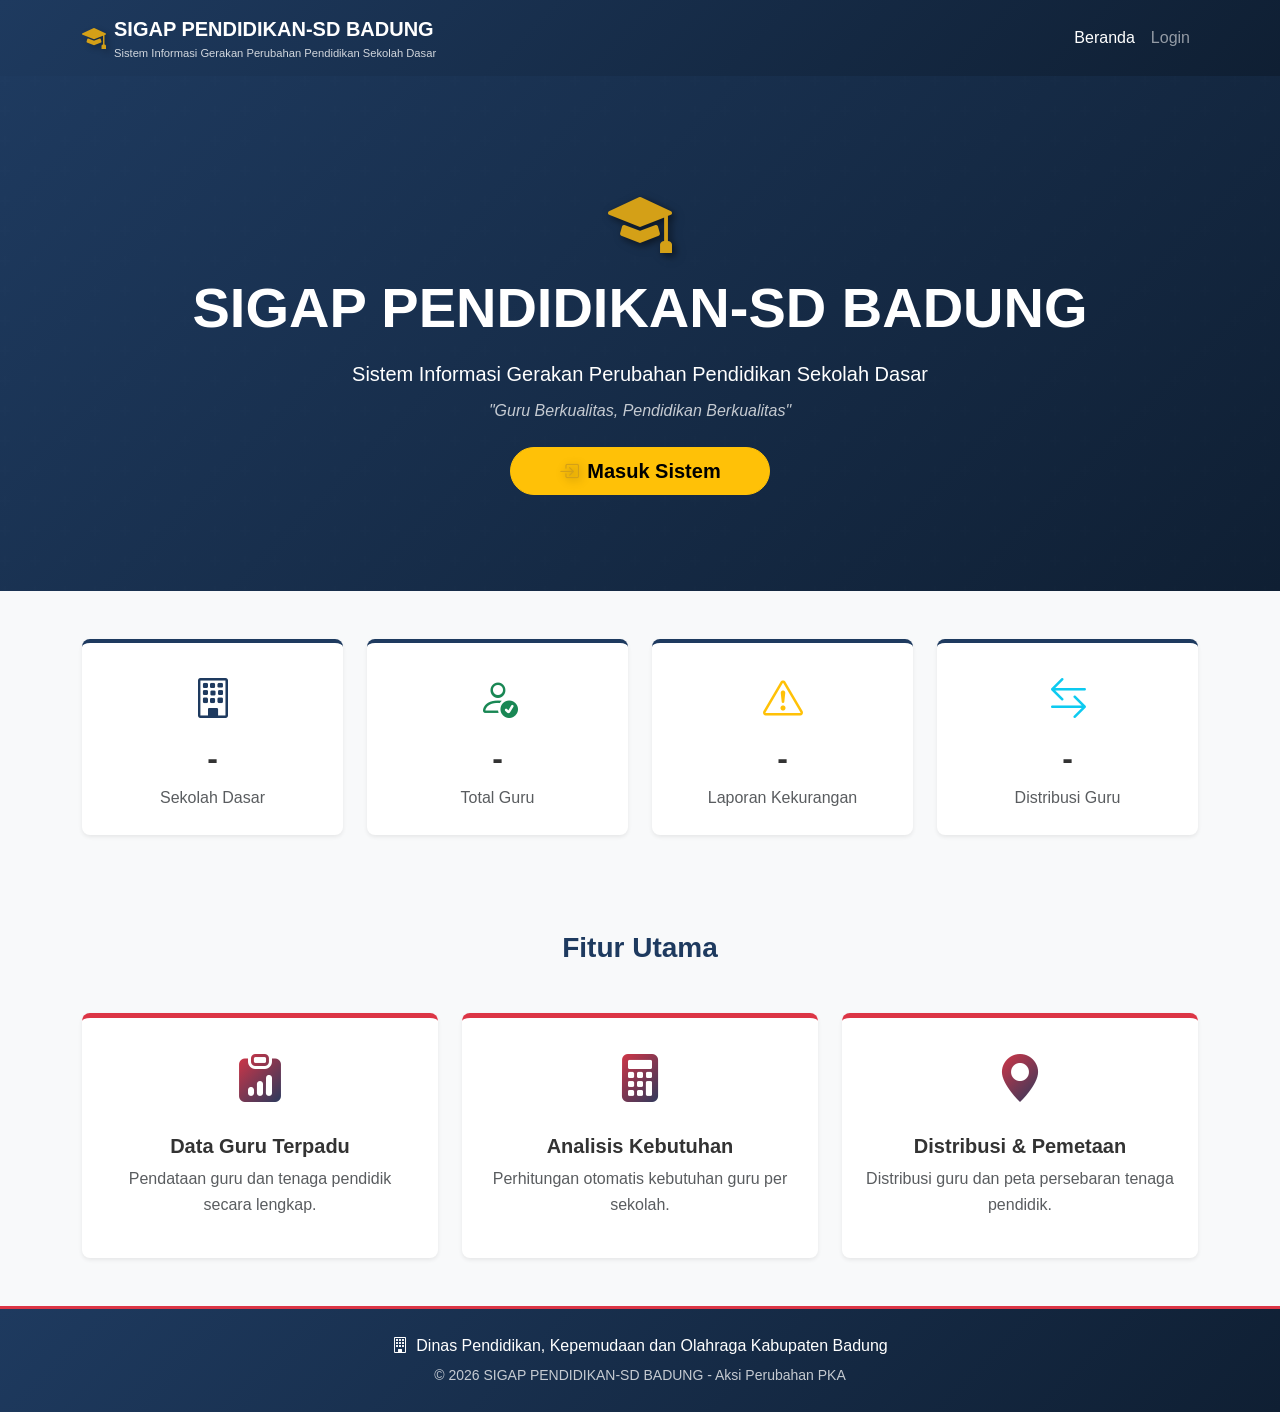
<file: index.html>
<!DOCTYPE html>
<html lang="id">
<head>
    <meta charset="UTF-8">
    <meta name="viewport" content="width=device-width, initial-scale=1.0">
    <title>SIGAP PENDIDIKAN-SD BADUNG - Beranda</title>
    <link href="https://cdn.jsdelivr.net/npm/bootstrap@5.3.0/dist/css/bootstrap.min.css" rel="stylesheet">
    <link href="https://cdn.jsdelivr.net/npm/bootstrap-icons@1.10.0/font/bootstrap-icons.css" rel="stylesheet">
    <link href="assets/css/style.css" rel="stylesheet">
</head>
<body>
    <nav class="navbar navbar-expand-lg navbar-dark bg-navy shadow-sm">
        <div class="container">
            <a class="navbar-brand d-flex align-items-center" href="index.html">
                <i class="bi bi-mortarboard-fill me-2 fs-4 toga-logo"></i>
                <div>
                    <strong>SIGAP PENDIDIKAN-SD BADUNG</strong>
                    <small class="d-block" style="font-size:0.7rem; opacity:0.8;">Sistem Informasi Gerakan Perubahan Pendidikan 
Sekolah Dasar
</small>
                </div>
            </a>
            <div class="collapse navbar-collapse">
                <ul class="navbar-nav ms-auto">
                    <li class="nav-item"><a class="nav-link active" href="index.html">Beranda</a></li>
                    <li class="nav-item"><a class="nav-link" href="login.html">Login</a></li>
                </ul>
            </div>
        </div>
    </nav>

    <section class="hero-section text-white text-center py-5">
        <div class="container py-5">
            <i class="bi bi-mortarboard-fill mb-4 toga-logo"></i>
            <h1 class="display-4 fw-bold mb-3">SIGAP PENDIDIKAN-SD BADUNG</h1>
            <p class="lead mb-2">Sistem Informasi Gerakan Perubahan Pendidikan 
Sekolah Dasar
</p>
            <p class="mb-4 opacity-75"><em>"Guru Berkualitas, Pendidikan Berkualitas"</em></p>
            <a href="login.html" class="btn btn-warning btn-lg px-5 rounded-pill fw-bold">
                <i class="bi bi-box-arrow-in-right me-2"></i>Masuk Sistem
            </a>
        </div>
    </section>

    <section class="py-5 bg-light">
        <div class="container">
            <div class="row g-4">
                <div class="col-md-3 col-6">
                    <div class="stat-card text-center p-4 rounded-3 shadow-sm bg-white">
                        <i class="bi bi-building text-navy" style="font-size:2.5rem;"></i>
                        <h2 class="fw-bold mt-2" id="statSekolah">-</h2>
                        <p class="text-muted mb-0">Sekolah Dasar</p>
                    </div>
                </div>
                <div class="col-md-3 col-6">
                    <div class="stat-card text-center p-4 rounded-3 shadow-sm bg-white">
                        <i class="bi bi-person-check text-success" style="font-size:2.5rem;"></i>
                        <h2 class="fw-bold mt-2" id="statGuru">-</h2>
                        <p class="text-muted mb-0">Total Guru</p>
                    </div>
                </div>
                <div class="col-md-3 col-6">
                    <div class="stat-card text-center p-4 rounded-3 shadow-sm bg-white">
                        <i class="bi bi-exclamation-triangle text-warning" style="font-size:2.5rem;"></i>
                        <h2 class="fw-bold mt-2" id="statKekurangan">-</h2>
                        <p class="text-muted mb-0">Laporan Kekurangan</p>
                    </div>
                </div>
                <div class="col-md-3 col-6">
                    <div class="stat-card text-center p-4 rounded-3 shadow-sm bg-white">
                        <i class="bi bi-arrow-left-right text-info" style="font-size:2.5rem;"></i>
                        <h2 class="fw-bold mt-2" id="statDistribusi">-</h2>
                        <p class="text-muted mb-0">Distribusi Guru</p>
                    </div>
                </div>
            </div>
        </div>
    </section>

    <section class="py-5">
        <div class="container">
            <h3 class="text-center fw-bold mb-5 text-navy">Fitur Utama</h3>
            <div class="row g-4">
                <div class="col-md-4">
                    <div class="feature-card p-4 rounded-3 text-center h-100 shadow-sm">
                        <i class="bi bi-clipboard-data-fill text-navy" style="font-size:3rem;"></i>
                        <h5 class="fw-bold mt-3">Data Guru Terpadu</h5>
                        <p class="text-muted">Pendataan guru dan tenaga pendidik secara lengkap.</p>
                    </div>
                </div>
                <div class="col-md-4">
                    <div class="feature-card p-4 rounded-3 text-center h-100 shadow-sm">
                        <i class="bi bi-calculator-fill text-navy" style="font-size:3rem;"></i>
                        <h5 class="fw-bold mt-3">Analisis Kebutuhan</h5>
                        <p class="text-muted">Perhitungan otomatis kebutuhan guru per sekolah.</p>
                    </div>
                </div>
                <div class="col-md-4">
                    <div class="feature-card p-4 rounded-3 text-center h-100 shadow-sm">
                        <i class="bi bi-geo-alt-fill text-navy" style="font-size:3rem;"></i>
                        <h5 class="fw-bold mt-3">Distribusi & Pemetaan</h5>
                        <p class="text-muted">Distribusi guru dan peta persebaran tenaga pendidik.</p>
                    </div>
                </div>
            </div>
        </div>
    </section>

    <footer class="bg-navy text-white py-4">
        <div class="container text-center">
            <p class="mb-1"><i class="bi bi-building me-2"></i>Dinas Pendidikan, Kepemudaan dan Olahraga Kabupaten Badung</p>
            <small class="opacity-75">© 2026 SIGAP PENDIDIKAN-SD BADUNG - Aksi Perubahan PKA</small>
        </div>
    </footer>

    <script src="https://cdn.jsdelivr.net/npm/bootstrap@5.3.0/dist/js/bootstrap.bundle.min.js"></script>
    <script src="assets/js/helper.js"></script>
    <script>
        async function loadStats() {
            try {
                const stats = await getStats();
                if (stats && stats.success) {
                    document.getElementById('statSekolah').textContent = stats.data.totalSekolah || 0;
                    document.getElementById('statGuru').textContent = stats.data.totalGuru || 0;
                    document.getElementById('statKekurangan').textContent = stats.data.totalLaporan || 0;
                    document.getElementById('statDistribusi').textContent = stats.data.totalDistribusi || 0;
                }
            } catch (error) {
                console.error('Error:', error);
            }
        }
        loadStats();
    </script>
</body>
</html>
</file>
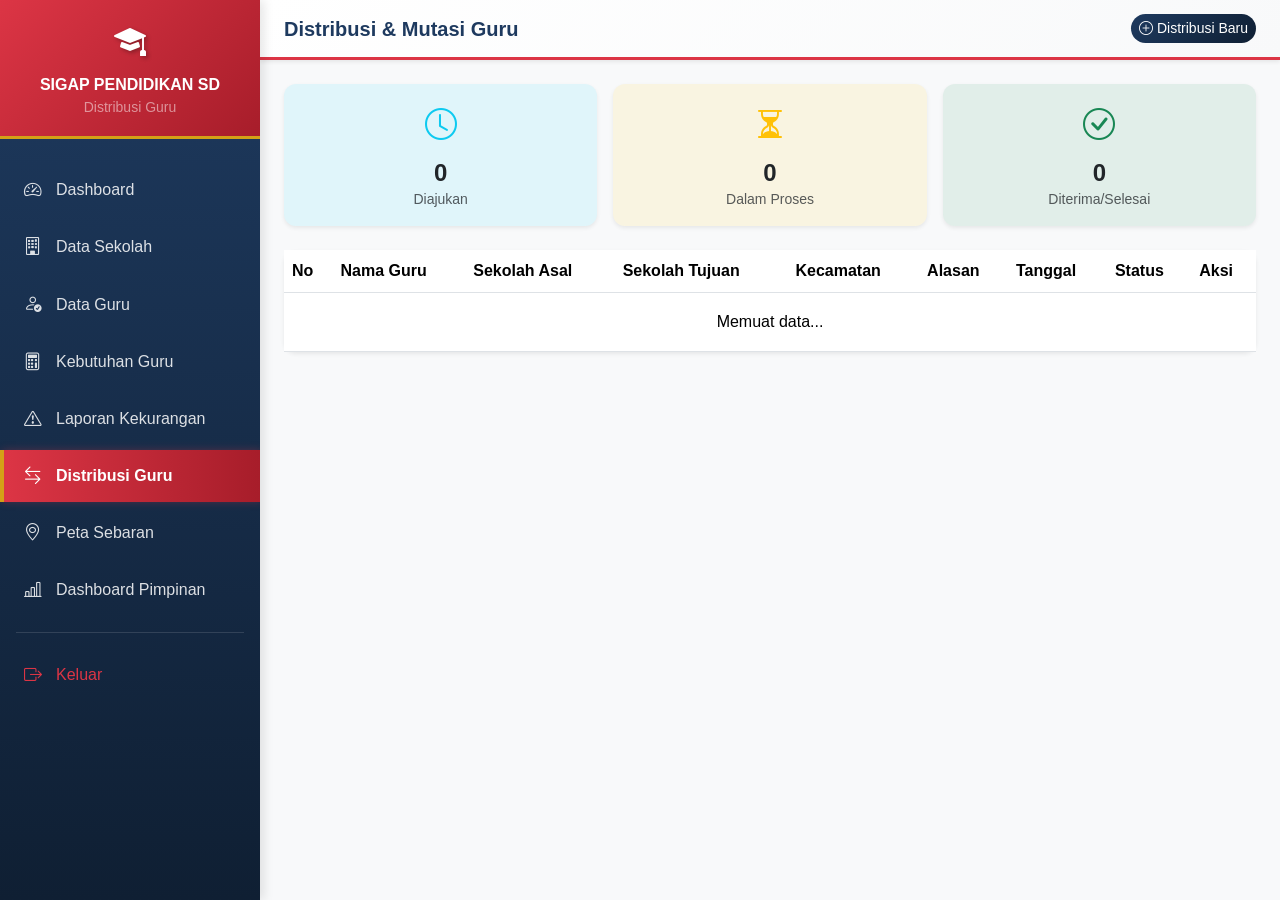
<file: distribusi.html>
<!DOCTYPE html>
<html lang="id">
<head>
    <meta charset="UTF-8">
    <meta name="viewport" content="width=device-width, initial-scale=1.0">
    <title>Distribusi Guru - SIGURU-SD BADUNG</title>
    <link href="https://cdn.jsdelivr.net/npm/bootstrap@5.3.0/dist/css/bootstrap.min.css" rel="stylesheet">
    <link href="https://cdn.jsdelivr.net/npm/bootstrap-icons@1.10.0/font/bootstrap-icons.css" rel="stylesheet">
    <link href="assets/css/style.css" rel="stylesheet">
</head>
<body>
    <div class="sidebar" id="sidebar">
        <div class="sidebar-header p-3 text-center">
            <i class="bi bi-mortarboard-fill fs-2 text-white"></i>
            <h6 class="text-white fw-bold mt-2 mb-0">SIGAP PENDIDIKAN SD</h6>
            <small class="text-white-50">Distribusi Guru</small>
        </div>
        <nav class="sidebar-nav">
            <a href="dashboard.html" class="nav-link-sidebar"><i class="bi bi-speedometer2 me-2"></i>Dashboard</a>
            <a href="sekolah.html" class="nav-link-sidebar"><i class="bi bi-building me-2"></i>Data Sekolah</a>
            <a href="guru.html" class="nav-link-sidebar"><i class="bi bi-person-check me-2"></i>Data Guru</a>
            <a href="kebutuhan.html" class="nav-link-sidebar"><i class="bi bi-calculator me-2"></i>Kebutuhan Guru</a>
            <a href="laporan.html" class="nav-link-sidebar"><i class="bi bi-exclamation-triangle me-2"></i>Laporan Kekurangan</a>
            <a href="distribusi.html" class="nav-link-sidebar active"><i class="bi bi-arrow-left-right me-2"></i>Distribusi Guru</a>
            <a href="peta.html" class="nav-link-sidebar"><i class="bi bi-geo-alt me-2"></i>Peta Sebaran</a>
            <a href="pimpinan.html" class="nav-link-sidebar"><i class="bi bi-bar-chart-line me-2"></i>Dashboard Pimpinan</a>
            <hr class="text-white-50 mx-3">
            <a href="login.html" class="nav-link-sidebar text-danger" onclick="sessionStorage.clear()"><i class="bi bi-box-arrow-right me-2"></i>Keluar</a>
        </nav>
    </div>

    <div class="main-content">
        <nav class="navbar top-navbar shadow-sm px-4">
            <button class="btn btn-sm btn-outline-secondary d-lg-none" onclick="toggleSidebar()"><i class="bi bi-list"></i></button>
            <h5 class="mb-0 fw-bold text-navy">Distribusi & Mutasi Guru</h5>
            <button class="btn btn-navy btn-sm rounded-pill" data-bs-toggle="modal" data-bs-target="#modalDistribusi">
                <i class="bi bi-plus-circle me-1"></i>Distribusi Baru
            </button>
        </nav>

        <div class="content-area p-4">
            <div class="row g-3 mb-4">
                <div class="col-md-4">
                    <div class="card border-0 shadow-sm p-3 text-center bg-info bg-opacity-10">
                        <i class="bi bi-clock fs-2 text-info"></i>
                        <h4 class="fw-bold mt-2 mb-0" id="statDiajukan">0</h4>
                        <small class="text-muted">Diajukan</small>
                    </div>
                </div>
                <div class="col-md-4">
                    <div class="card border-0 shadow-sm p-3 text-center bg-warning bg-opacity-10">
                        <i class="bi bi-hourglass-split fs-2 text-warning"></i>
                        <h4 class="fw-bold mt-2 mb-0" id="statProses">0</h4>
                        <small class="text-muted">Dalam Proses</small>
                    </div>
                </div>
                <div class="col-md-4">
                    <div class="card border-0 shadow-sm p-3 text-center bg-success bg-opacity-10">
                        <i class="bi bi-check-circle fs-2 text-success"></i>
                        <h4 class="fw-bold mt-2 mb-0" id="statDiterima">0</h4>
                        <small class="text-muted">Diterima/Selesai</small>
                    </div>
                </div>
            </div>

            <div class="card shadow-sm border-0">
                <div class="card-body p-0">
                    <div class="table-responsive">
                        <table class="table table-hover mb-0">
                            <thead class="bg-navy text-white">
                                <tr>
                                    <th>No</th><th>Nama Guru</th><th>Sekolah Asal</th>
                                    <th>Sekolah Tujuan</th><th>Kecamatan</th>
                                    <th>Alasan</th><th>Tanggal</th><th>Status</th><th>Aksi</th>
                                </tr>
                            </thead>
                            <tbody id="tbodyDistribusi">
                                <tr><td colspan="9" class="text-center py-3">Memuat data...</td></tr>
                            </tbody>
                        </table>
                    </div>
                </div>
            </div>
        </div>
    </div>

    <div class="modal fade" id="modalDistribusi" tabindex="-1">
        <div class="modal-dialog modal-lg">
            <div class="modal-content">
                <div class="modal-header bg-navy text-white">
                    <h5 class="modal-title"><i class="bi bi-arrow-left-right me-2"></i>Distribusi Guru Baru</h5>
                    <button type="button" class="btn-close btn-close-white" data-bs-dismiss="modal"></button>
                </div>
                <div class="modal-body">
                    <div class="alert alert-info">
                        <i class="bi bi-info-circle me-2"></i>
                        <strong>Perhatian:</strong> Distribusi akan dikirim ke email admin untuk persetujuan.
                    </div>
                    <form id="formDistribusi">
                        <div class="row g-3">
                            <div class="col-md-6">
                                <label class="form-label fw-semibold">Guru *</label>
                                <select class="form-select" name="guru_id" required>
                                    <option value="">Pilih Guru</option>
                                </select>
                            </div>
                            <div class="col-md-6">
                                <label class="form-label fw-semibold">Sekolah Tujuan *</label>
                                <select class="form-select" name="sekolah_tujuan_id" required>
                                    <option value="">Pilih Sekolah Tujuan</option>
                                </select>
                            </div>
                            <div class="col-md-6">
                                <label class="form-label fw-semibold">Kecamatan Tujuan</label>
                                <select class="form-select" name="kecamatan_tujuan">
                                    <option value="">Pilih</option>
                                    <option>Kuta</option><option>Kuta Selatan</option>
                                    <option>Abiansemal</option><option>Mengwi</option><option>Petang</option>
                                </select>
                            </div>
                            <div class="col-md-6">
                                <label class="form-label fw-semibold">Tanggal</label>
                                <input type="date" class="form-control" name="tanggal">
                            </div>
                            <div class="col-12">
                                <label class="form-label fw-semibold">Alasan Distribusi *</label>
                                <textarea class="form-control" name="alasan" rows="3" required placeholder="Jelaskan alasan distribusi/mutasi..."></textarea>
                            </div>
                            <div class="col-md-6">
                                <label class="form-label fw-semibold">Petugas</label>
                                <input type="text" class="form-control" name="petugas" placeholder="Nama petugas">
                            </div>
                        </div>
                    </form>
                </div>
                <div class="modal-footer">
                    <button type="button" class="btn btn-secondary" data-bs-dismiss="modal">Batal</button>
                    <button type="button" class="btn btn-navy" onclick="submitDistribusi()">
                        <i class="bi bi-send me-1"></i>AJUKAN DISTRIBUSI
                    </button>
                </div>
            </div>
        </div>
    </div>

    <div class="modal fade" id="modalUpdate" tabindex="-1">
        <div class="modal-dialog">
            <div class="modal-content">
                <div class="modal-header bg-navy text-white">
                    <h5 class="modal-title"><i class="bi bi-pencil-square me-2"></i>Update Status</h5>
                    <button type="button" class="btn-close btn-close-white" data-bs-dismiss="modal"></button>
                </div>
                <div class="modal-body">
                    <form id="formUpdate">
                        <input type="hidden" name="id" id="updateId">
                        <div class="mb-3">
                            <label class="form-label fw-semibold">Guru</label>
                            <input type="text" class="form-control" id="updateGuru" readonly>
                        </div>
                        <div class="mb-3">
                            <label class="form-label fw-semibold">Status Baru *</label>
                            <select class="form-select" name="status" required>
                                <option>Diajukan</option>
                                <option>Proses</option>
                                <option>Diterima</option>
                                <option>Ditolak</option>
                            </select>
                        </div>
                    </form>
                </div>
                <div class="modal-footer">
                    <button type="button" class="btn btn-secondary" data-bs-dismiss="modal">Batal</button>
                    <button type="button" class="btn btn-navy" onclick="submitUpdate()">
                        <i class="bi bi-save me-1"></i>SIMPAN
                    </button>
                </div>
            </div>
        </div>
    </div>

    <script src="https://cdn.jsdelivr.net/npm/bootstrap@5.3.0/dist/js/bootstrap.bundle.min.js"></script>
    <script src="assets/js/app.js"></script>
    <script src="assets/js/helper.js"></script>
    <script>
        document.addEventListener('DOMContentLoaded', async () => {
            await loadDropdowns();
            loadDistribusi();
        });

        async function loadDropdowns() {
            const [guruResult, sekolahResult] = await Promise.all([getGuru(), getSekolah()]);
            
            if (guruResult && guruResult.success) {
                const options = guruResult.data.map(g => 
                    `<option value="${g.id}" data-nama="${g.nama_guru}" data-sekolah="${g.nama_sekolah}">${g.nama_guru} - ${g.nama_sekolah}</option>`
                ).join('');
                document.querySelector('select[name="guru_id"]').innerHTML = '<option value="">Pilih Guru</option>' + options;
            }
            
            if (sekolahResult && sekolahResult.success) {
                const options = sekolahResult.data.map(s => 
                    `<option value="${s.id}" data-nama="${s.nama_sekolah}" data-kec="${s.kecamatan}">${s.nama_sekolah}</option>`
                ).join('');
                document.querySelector('select[name="sekolah_tujuan_id"]').innerHTML = '<option value="">Pilih Sekolah Tujuan</option>' + options;
            }
        }

        async function loadDistribusi() {
            showLoading('Memuat data...');
            const result = await getDistribusiGuru();
            hideLoading();
            if (result && result.success) {
                renderDistribusi(result.data);
                updateStats(result.data);
            }
        }

        function renderDistribusi(data) {
            const tbody = document.getElementById('tbodyDistribusi');
            if (!data || data.length === 0) {
                tbody.innerHTML = '<tr><td colspan="9" class="text-center text-muted py-3">Belum ada data</td></tr>';
                return;
            }
            tbody.innerHTML = data.map((r, i) => {
                let badge = 'bg-info';
                if (r.status === 'Diterima') badge = 'bg-success';
                else if (r.status === 'Proses') badge = 'bg-warning text-dark';
                else if (r.status === 'Ditolak') badge = 'bg-danger';
                return `<tr>
                    <td>${i+1}</td>
                    <td><strong>${r.nama_guru||'-'}</strong></td>
                    <td>${r.sekolah_asal||'-'}</td>
                    <td>${r.sekolah_tujuan||'-'}</td>
                    <td>${r.kecamatan_tujuan||'-'}</td>
                    <td><small>${r.alasan||'-'}</small></td>
                    <td>${r.tanggal||'-'}</td>
                    <td><span class="badge ${badge}">${r.status||'Diajukan'}</span></td>
                    <td>
                        <button class="btn btn-sm btn-outline-primary" onclick="openUpdate('${r.id}', '${r.nama_guru||''}')">
                            <i class="bi bi-pencil"></i>
                        </button>
                    </td>
                </tr>`;
            }).join('');
        }

        function updateStats(data) {
            let diajukan = 0, proses = 0, diterima = 0;
            data.forEach(r => {
                if (r.status === 'Diterima') diterima++;
                else if (r.status === 'Proses') proses++;
                else diajukan++;
            });
            document.getElementById('statDiajukan').textContent = diajukan;
            document.getElementById('statProses').textContent = proses;
            document.getElementById('statDiterima').textContent = diterima;
        }

        async function submitDistribusi() {
            const form = document.getElementById('formDistribusi');
            const data = Object.fromEntries(new FormData(form).entries());
            
            if (!data.guru_id || !data.sekolah_tujuan_id || !data.alasan) {
                showNotif('Lengkapi data wajib', 'danger');
                return;
            }

            const selectGuru = form.querySelector('select[name="guru_id"]');
            data.nama_guru = selectGuru.options[selectGuru.selectedIndex].dataset.nama || '';
            data.sekolah_asal = selectGuru.options[selectGuru.selectedIndex].dataset.sekolah || '';
            
            const selectSekolah = form.querySelector('select[name="sekolah_tujuan_id"]');
            data.sekolah_tujuan = selectSekolah.options[selectSekolah.selectedIndex].dataset.nama || '';
            if (!data.kecamatan_tujuan) {
                data.kecamatan_tujuan = selectSekolah.options[selectSekolah.selectedIndex].dataset.kec || '';
            }
            
            data.tanggal = data.tanggal || new Date().toISOString().split('T')[0];
            data.petugas = data.petugas || sessionStorage.getItem('userName') || 'Admin';

            showLoading('Mengajukan distribusi...');
            const result = await saveDistribusiGuru(data);
            hideLoading();
            
            if (result && result.success) {
                showNotif('✅ Distribusi berhasil diajukan! Email notifikasi telah dikirim.', 'success');
                bootstrap.Modal.getInstance(document.getElementById('modalDistribusi')).hide();
                form.reset();
                loadDistribusi();
            } else {
                showNotif('❌ Gagal: ' + (result?.message || 'Unknown error'), 'danger');
            }
        }

        function openUpdate(id, guru) {
            document.getElementById('updateId').value = id;
            document.getElementById('updateGuru').value = guru;
            new bootstrap.Modal(document.getElementById('modalUpdate')).show();
        }

        async function submitUpdate() {
            const form = document.getElementById('formUpdate');
            const data = Object.fromEntries(new FormData(form).entries());
            
            showLoading('Mengupdate...');
            const result = await updateStatusDistribusi(data);
            hideLoading();
            
            if (result && result.success) {
                showNotif('✅ Status berhasil diupdate', 'success');
                bootstrap.Modal.getInstance(document.getElementById('modalUpdate')).hide();
                loadDistribusi();
            } else {
                showNotif('❌ Gagal update', 'danger');
            }
        }
    </script>
</body>
</html>
</file>
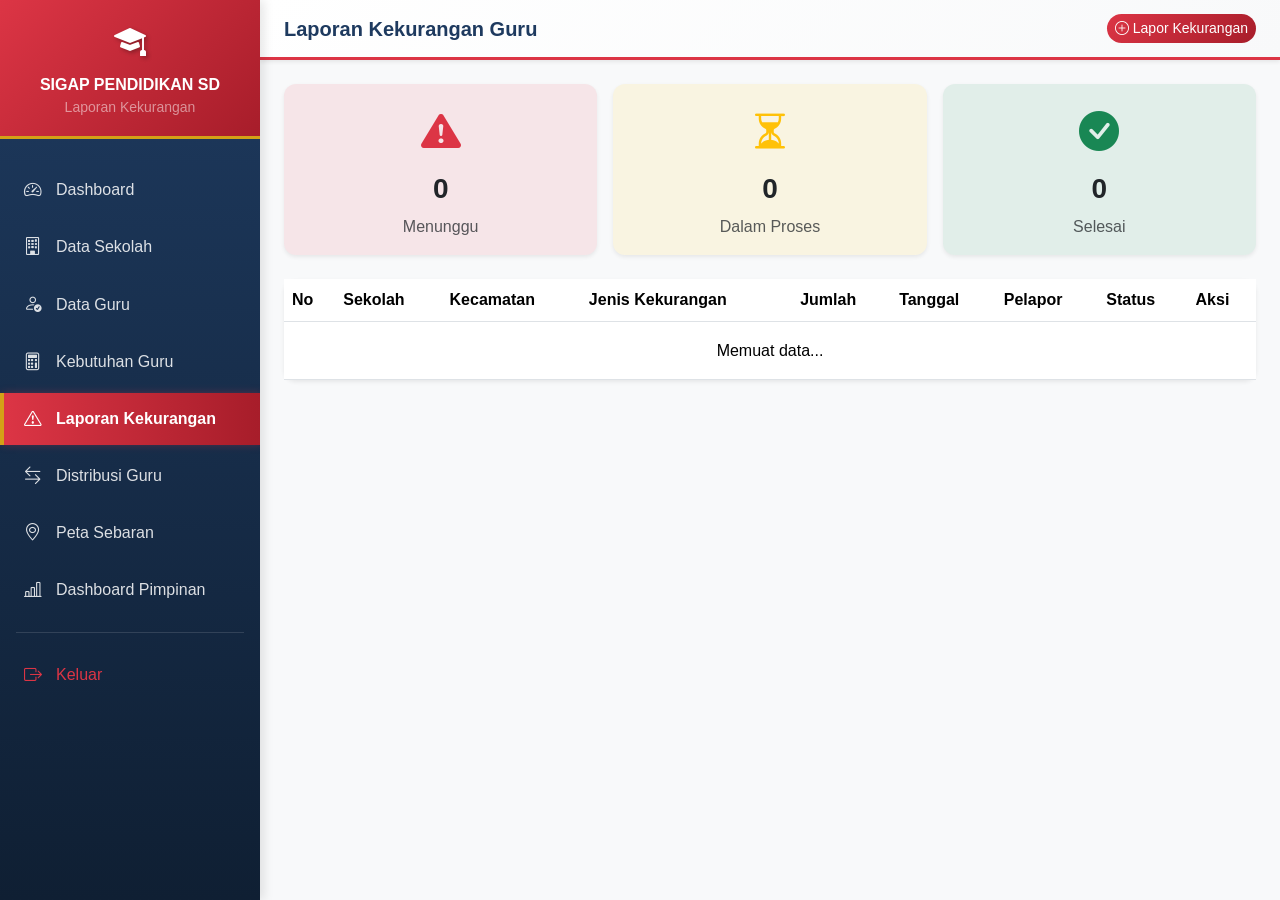
<file: laporan.html>
<!DOCTYPE html>
<html lang="id">
<head>
    <meta charset="UTF-8">
    <meta name="viewport" content="width=device-width, initial-scale=1.0">
    <title>Laporan Kekurangan - SIGURU-SD BADUNG</title>
    <link href="https://cdn.jsdelivr.net/npm/bootstrap@5.3.0/dist/css/bootstrap.min.css" rel="stylesheet">
    <link href="https://cdn.jsdelivr.net/npm/bootstrap-icons@1.10.0/font/bootstrap-icons.css" rel="stylesheet">
    <link href="assets/css/style.css" rel="stylesheet">
</head>
<body>
    <div class="sidebar" id="sidebar">
        <div class="sidebar-header p-3 text-center">
            <i class="bi bi-mortarboard-fill fs-2 text-white"></i>
            <h6 class="text-white fw-bold mt-2 mb-0">SIGAP PENDIDIKAN SD</h6>
            <small class="text-white-50">Laporan Kekurangan</small>
        </div>
        <nav class="sidebar-nav">
            <a href="dashboard.html" class="nav-link-sidebar"><i class="bi bi-speedometer2 me-2"></i>Dashboard</a>
            <a href="sekolah.html" class="nav-link-sidebar"><i class="bi bi-building me-2"></i>Data Sekolah</a>
            <a href="guru.html" class="nav-link-sidebar"><i class="bi bi-person-check me-2"></i>Data Guru</a>
            <a href="kebutuhan.html" class="nav-link-sidebar"><i class="bi bi-calculator me-2"></i>Kebutuhan Guru</a>
            <a href="laporan.html" class="nav-link-sidebar active"><i class="bi bi-exclamation-triangle me-2"></i>Laporan Kekurangan</a>
            <a href="distribusi.html" class="nav-link-sidebar"><i class="bi bi-arrow-left-right me-2"></i>Distribusi Guru</a>
            <a href="peta.html" class="nav-link-sidebar"><i class="bi bi-geo-alt me-2"></i>Peta Sebaran</a>
            <a href="pimpinan.html" class="nav-link-sidebar"><i class="bi bi-bar-chart-line me-2"></i>Dashboard Pimpinan</a>
            <hr class="text-white-50 mx-3">
            <a href="login.html" class="nav-link-sidebar text-danger" onclick="sessionStorage.clear()"><i class="bi bi-box-arrow-right me-2"></i>Keluar</a>
        </nav>
    </div>

    <div class="main-content">
        <nav class="navbar top-navbar shadow-sm px-4">
            <button class="btn btn-sm btn-outline-secondary d-lg-none" onclick="toggleSidebar()"><i class="bi bi-list"></i></button>
            <h5 class="mb-0 fw-bold text-navy">Laporan Kekurangan Guru</h5>
            <button class="btn btn-red btn-sm rounded-pill" data-bs-toggle="modal" data-bs-target="#modalLapor">
                <i class="bi bi-plus-circle me-1"></i>Lapor Kekurangan
            </button>
        </nav>

        <div class="content-area p-4">
            <div class="row g-3 mb-4">
                <div class="col-md-4">
                    <div class="card border-0 shadow-sm bg-danger bg-opacity-10">
                        <div class="card-body text-center">
                            <i class="bi bi-exclamation-triangle-fill text-danger fs-1"></i>
                            <h3 class="fw-bold mt-2" id="statMenunggu">0</h3>
                            <p class="text-muted mb-0">Menunggu</p>
                        </div>
                    </div>
                </div>
                <div class="col-md-4">
                    <div class="card border-0 shadow-sm bg-warning bg-opacity-10">
                        <div class="card-body text-center">
                            <i class="bi bi-hourglass-split text-warning fs-1"></i>
                            <h3 class="fw-bold mt-2" id="statProses">0</h3>
                            <p class="text-muted mb-0">Dalam Proses</p>
                        </div>
                    </div>
                </div>
                <div class="col-md-4">
                    <div class="card border-0 shadow-sm bg-success bg-opacity-10">
                        <div class="card-body text-center">
                            <i class="bi bi-check-circle-fill text-success fs-1"></i>
                            <h3 class="fw-bold mt-2" id="statSelesai">0</h3>
                            <p class="text-muted mb-0">Selesai</p>
                        </div>
                    </div>
                </div>
            </div>

            <div class="card shadow-sm border-0">
                <div class="card-body p-0">
                    <div class="table-responsive">
                        <table class="table table-hover mb-0">
                            <thead class="bg-navy text-white">
                                <tr>
                                    <th>No</th><th>Sekolah</th><th>Kecamatan</th>
                                    <th>Jenis Kekurangan</th><th>Jumlah</th>
                                    <th>Tanggal</th><th>Pelapor</th><th>Status</th><th>Aksi</th>
                                </tr>
                            </thead>
                            <tbody id="tbodyLaporan">
                                <tr><td colspan="9" class="text-center py-3">Memuat data...</td></tr>
                            </tbody>
                        </table>
                    </div>
                </div>
            </div>
        </div>
    </div>

    <div class="modal fade" id="modalLapor" tabindex="-1">
        <div class="modal-dialog modal-lg">
            <div class="modal-content">
                <div class="modal-header bg-red text-white">
                    <h5 class="modal-title"><i class="bi bi-exclamation-triangle me-2"></i>Lapor Kekurangan Guru</h5>
                    <button type="button" class="btn-close btn-close-white" data-bs-dismiss="modal"></button>
                </div>
                <div class="modal-body">
                    <div class="alert alert-info">
                        <i class="bi bi-info-circle me-2"></i>
                        <strong>Perhatian:</strong> Laporan ini akan otomatis dikirim ke email admin.
                    </div>
                    <form id="formLapor">
                        <div class="row g-3">
                            <div class="col-md-6">
                                <label class="form-label fw-semibold">Sekolah *</label>
                                <select class="form-select" name="sekolah_id" required>
                                    <option value="">Pilih Sekolah</option>
                                </select>
                            </div>
                            <div class="col-md-6">
                                <label class="form-label fw-semibold">Jenis Kekurangan *</label>
                                <select class="form-select" name="jenis_kekurangan" required>
                                    <option>Guru Kelas</option>
                                    <option>Guru PJOK</option>
                                    <option>Guru Bahasa Inggris</option>
                                    <option>Guru Seni Budaya</option>
                                    <option>Guru Agama</option>
                                    <option>Guru IPA</option>
                                    <option>Guru Matematika</option>
                                    <option>Tenaga Administrasi</option>
                                    <option>Lainnya</option>
                                </select>
                            </div>
                            <div class="col-md-6">
                                <label class="form-label fw-semibold">Jumlah Kekurangan *</label>
                                <input type="number" class="form-control" name="jumlah_kekurangan" min="1" required>
                            </div>
                            <div class="col-md-6">
                                <label class="form-label fw-semibold">Tanggal</label>
                                <input type="date" class="form-control" name="tanggal">
                            </div>
                            <div class="col-12">
                                <label class="form-label fw-semibold">Deskripsi *</label>
                                <textarea class="form-control" name="deskripsi" rows="3" required placeholder="Jelaskan detail kekurangan..."></textarea>
                            </div>
                            <div class="col-md-6">
                                <label class="form-label fw-semibold">Pelapor</label>
                                <input type="text" class="form-control" name="pelapor" placeholder="Nama pelapor">
                            </div>
                        </div>
                    </form>
                </div>
                <div class="modal-footer">
                    <button type="button" class="btn btn-secondary" data-bs-dismiss="modal">Batal</button>
                    <button type="button" class="btn btn-red" onclick="submitLapor()">
                        <i class="bi bi-send me-1"></i>KIRIM LAPORAN
                    </button>
                </div>
            </div>
        </div>
    </div>

    <div class="modal fade" id="modalUpdate" tabindex="-1">
        <div class="modal-dialog">
            <div class="modal-content">
                <div class="modal-header bg-navy text-white">
                    <h5 class="modal-title"><i class="bi bi-pencil-square me-2"></i>Update Status</h5>
                    <button type="button" class="btn-close btn-close-white" data-bs-dismiss="modal"></button>
                </div>
                <div class="modal-body">
                    <form id="formUpdate">
                        <input type="hidden" name="id" id="updateId">
                        <div class="mb-3">
                            <label class="form-label fw-semibold">Sekolah</label>
                            <input type="text" class="form-control" id="updateSekolah" readonly>
                        </div>
                        <div class="mb-3">
                            <label class="form-label fw-semibold">Status Baru *</label>
                            <select class="form-select" name="status" required>
                                <option>Menunggu</option>
                                <option>Proses</option>
                                <option>Selesai</option>
                            </select>
                        </div>
                    </form>
                </div>
                <div class="modal-footer">
                    <button type="button" class="btn btn-secondary" data-bs-dismiss="modal">Batal</button>
                    <button type="button" class="btn btn-navy" onclick="submitUpdate()">
                        <i class="bi bi-save me-1"></i>SIMPAN
                    </button>
                </div>
            </div>
        </div>
    </div>

    <script src="https://cdn.jsdelivr.net/npm/bootstrap@5.3.0/dist/js/bootstrap.bundle.min.js"></script>
    <script src="assets/js/app.js"></script>
    <script src="assets/js/helper.js"></script>
    <script>
        document.addEventListener('DOMContentLoaded', async () => {
            await loadDropdownSekolah();
            loadLaporan();
        });

        async function loadDropdownSekolah() {
            const result = await getSekolah();
            if (result && result.success) {
                const options = result.data.map(s => 
                    `<option value="${s.id}" data-nama="${s.nama_sekolah}" data-kec="${s.kecamatan}">${s.nama_sekolah}</option>`
                ).join('');
                document.querySelectorAll('select[name="sekolah_id"]').forEach(el => {
                    el.innerHTML = '<option value="">Pilih Sekolah</option>' + options;
                });
            }
        }

        async function loadLaporan() {
            showLoading('Memuat data...');
            const result = await getLaporanKekurangan();
            hideLoading();
            if (result && result.success) {
                renderLaporan(result.data);
                updateStats(result.data);
            }
        }

        function renderLaporan(data) {
            const tbody = document.getElementById('tbodyLaporan');
            if (!data || data.length === 0) {
                tbody.innerHTML = '<tr><td colspan="9" class="text-center text-muted py-3">Belum ada laporan</td></tr>';
                return;
            }
            tbody.innerHTML = data.map((r, i) => {
                let badge = 'bg-warning text-dark';
                if (r.status === 'Selesai') badge = 'bg-success';
                else if (r.status === 'Proses') badge = 'bg-info';
                return `<tr>
                    <td>${i+1}</td>
                    <td>${r.nama_sekolah||'-'}</td>
                    <td>${r.kecamatan||'-'}</td>
                    <td>${r.jenis_kekurangan||'-'}</td>
                    <td><span class="badge bg-danger">${r.jumlah_kekurangan||0} orang</span></td>
                    <td>${r.tanggal||'-'}</td>
                    <td>${r.pelapor||'-'}</td>
                    <td><span class="badge ${badge}">${r.status||'Menunggu'}</span></td>
                    <td>
                        <button class="btn btn-sm btn-outline-primary" onclick="openUpdate('${r.id}', '${r.nama_sekolah||''}')">
                            <i class="bi bi-pencil"></i>
                        </button>
                    </td>
                </tr>`;
            }).join('');
        }

        function updateStats(data) {
            let menunggu = 0, proses = 0, selesai = 0;
            data.forEach(r => {
                if (r.status === 'Selesai') selesai++;
                else if (r.status === 'Proses') proses++;
                else menunggu++;
            });
            document.getElementById('statMenunggu').textContent = menunggu;
            document.getElementById('statProses').textContent = proses;
            document.getElementById('statSelesai').textContent = selesai;
        }

        async function submitLapor() {
            const form = document.getElementById('formLapor');
            const data = Object.fromEntries(new FormData(form).entries());
            
            if (!data.sekolah_id || !data.jenis_kekurangan || !data.jumlah_kekurangan || !data.deskripsi) {
                showNotif('Lengkapi data wajib', 'danger');
                return;
            }

            const selectSekolah = form.querySelector('select[name="sekolah_id"]');
            data.nama_sekolah = selectSekolah.options[selectSekolah.selectedIndex].dataset.nama || '';
            data.kecamatan = selectSekolah.options[selectSekolah.selectedIndex].dataset.kec || '';
            data.pelapor = data.pelapor || sessionStorage.getItem('userName') || 'Anonim';
            data.tanggal = data.tanggal || new Date().toISOString().split('T')[0];

            showLoading('Mengirim laporan...');
            const result = await saveLaporanKekurangan(data);
            hideLoading();
            
            if (result && result.success) {
                showNotif('✅ Laporan berhasil dikirim! Email notifikasi telah dikirim ke admin.', 'success');
                bootstrap.Modal.getInstance(document.getElementById('modalLapor')).hide();
                form.reset();
                loadLaporan();
            } else {
                showNotif('❌ Gagal: ' + (result?.message || 'Unknown error'), 'danger');
            }
        }

        function openUpdate(id, sekolah) {
            document.getElementById('updateId').value = id;
            document.getElementById('updateSekolah').value = sekolah;
            new bootstrap.Modal(document.getElementById('modalUpdate')).show();
        }

        async function submitUpdate() {
            const form = document.getElementById('formUpdate');
            const data = Object.fromEntries(new FormData(form).entries());
            
            showLoading('Mengupdate...');
            const result = await updateStatusLaporan(data);
            hideLoading();
            
            if (result && result.success) {
                showNotif('✅ Status berhasil diupdate', 'success');
                bootstrap.Modal.getInstance(document.getElementById('modalUpdate')).hide();
                loadLaporan();
            } else {
                showNotif('❌ Gagal update', 'danger');
            }
        }
    </script>
</body>
</html>
</file>
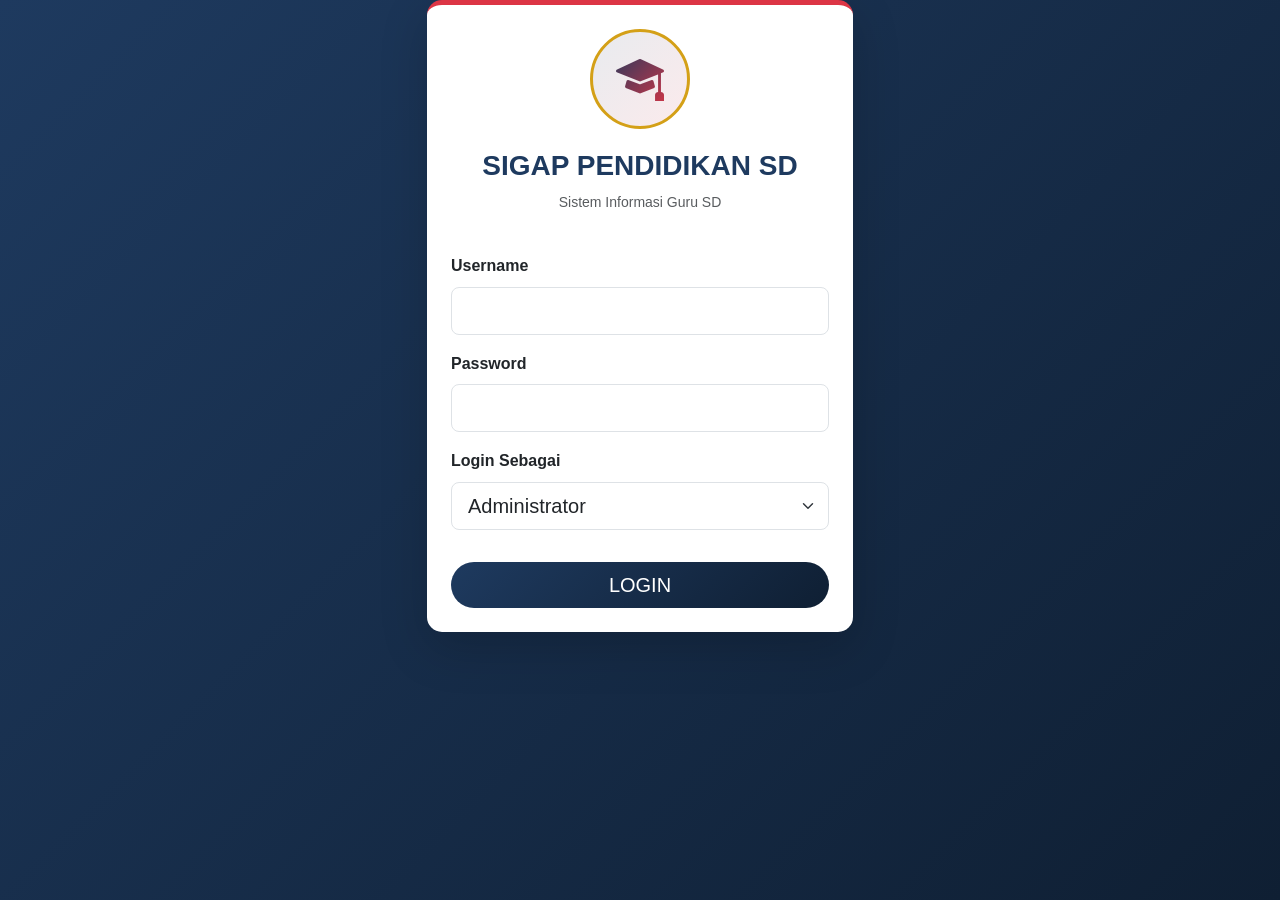
<file: login.html>
<!DOCTYPE html>
<html lang="id">
<head>
    <meta charset="UTF-8">
    <meta name="viewport" content="width=device-width, initial-scale=1.0">
    <title>Login - SIGURU-SD BADUNG</title>
    <link href="https://cdn.jsdelivr.net/npm/bootstrap@5.3.0/dist/css/bootstrap.min.css" rel="stylesheet">
    <link href="https://cdn.jsdelivr.net/npm/bootstrap-icons@1.10.0/font/bootstrap-icons.css" rel="stylesheet">
    <link href="assets/css/style.css" rel="stylesheet">
</head>
<body class="bg-login">
    <div class="container" style="max-width: 450px;">
        <div class="card shadow-lg p-4 login-card">
            <div class="text-center mb-4">
                <div class="login-icon">
                    <i class="bi bi-mortarboard-fill"></i>
                </div>
                <h3 class="fw-bold text-navy">SIGAP PENDIDIKAN SD</h3>
                <p class="text-muted small">Sistem Informasi Guru SD</p>
            </div>
            <form id="loginForm">
                <div class="mb-3">
                    <label class="form-label fw-semibold">Username</label>
                    <input type="text" class="form-control form-control-lg" id="username" required>
                </div>
                <div class="mb-3">
                    <label class="form-label fw-semibold">Password</label>
                    <input type="password" class="form-control form-control-lg" id="password" required>
                </div>
                <div class="mb-3">
                    <label class="form-label fw-semibold">Login Sebagai</label>
                    <select class="form-select form-select-lg" id="role">
                        <option value="admin">Administrator</option>
                        <option value="kepsek">Kepala Sekolah</option>
                        <option value="pimpinan">Pimpinan</option>
                    </select>
                </div>
                <button type="submit" class="btn btn-navy btn-lg w-100 rounded-pill mt-3">LOGIN</button>
            </form>
        </div>
    </div>

    <script src="assets/js/helper.js"></script>
    <script>
        document.getElementById('loginForm').addEventListener('submit', async function(e) {
            e.preventDefault();
            const username = document.getElementById('username').value;
            const password = document.getElementById('password').value;
            const role = document.getElementById('role').value;
            
            showLoading('Memverifikasi...');
            const result = await login(username, password, role);
            hideLoading();
            
            if (result && result.success) {
                sessionStorage.setItem('userRole', result.data.role);
                sessionStorage.setItem('userName', result.data.nama_lengkap);
                showNotif('Login berhasil!', 'success');
                setTimeout(() => window.location.href = 'dashboard.html', 1000);
            } else {
                showNotif(result?.message || 'Login gagal', 'danger');
            }
        });
    </script>
</body>
</html>
</file>
<file: assets/css/style.css>
/* ============================================
   SIGURU-SD BADUNG - STYLESHEET
   Tema: Merah & Biru Navy dengan Logo Toga
   ============================================ */

:root {
    --navy: #1e3a5f;
    --navy-dark: #0f1f33;
    --navy-light: rgba(30, 58, 95, 0.1);
    --red: #dc3545;
    --red-dark: #a71d2a;
    --red-light: rgba(220, 53, 69, 0.1);
    --gold: #d4a017;
    --white: #ffffff;
    --gray: #6c757d;
    --light: #f8f9fa;
    --border: #dee2e6;
}

/* ============================================
   GLOBAL STYLES
   ============================================ */

* {
    margin: 0;
    padding: 0;
    box-sizing: border-box;
}

body {
    font-family: 'Segoe UI', Tahoma, Geneva, Verdana, sans-serif;
    background-color: var(--light);
    color: #333;
    line-height: 1.6;
}

/* ============================================
   NAVBAR & SIDEBAR
   ============================================ */

.bg-navy {
    background: linear-gradient(135deg, var(--navy) 0%, var(--navy-dark) 100%) !important;
}

.bg-red {
    background: linear-gradient(135deg, var(--red) 0%, var(--red-dark) 100%) !important;
}

.sidebar {
    position: fixed;
    top: 0;
    left: 0;
    width: 260px;
    height: 100vh;
    background: linear-gradient(180deg, var(--navy) 0%, var(--navy-dark) 100%);
    z-index: 1000;
    overflow-y: auto;
    transition: transform 0.3s ease;
    box-shadow: 4px 0 10px rgba(0, 0, 0, 0.1);
}

.sidebar-header {
    background: linear-gradient(135deg, var(--red) 0%, var(--red-dark) 100%);
    border-bottom: 3px solid var(--gold);
    padding: 20px;
}

.sidebar-header i {
    font-size: 3rem;
    color: var(--white);
    text-shadow: 2px 2px 4px rgba(0, 0, 0, 0.3);
}

.sidebar-nav {
    padding: 20px 0;
}

.nav-link-sidebar {
    display: flex;
    align-items: center;
    padding: 12px 20px;
    color: rgba(255, 255, 255, 0.85);
    text-decoration: none;
    transition: all 0.3s ease;
    border-left: 4px solid transparent;
    margin: 5px 0;
}

.nav-link-sidebar:hover {
    background: rgba(255, 255, 255, 0.1);
    color: var(--white);
    border-left-color: var(--gold);
    padding-left: 25px;
}

.nav-link-sidebar.active {
    background: linear-gradient(90deg, var(--red) 0%, var(--red-dark) 100%);
    color: var(--white);
    border-left-color: var(--gold);
    font-weight: 600;
    box-shadow: 2px 0 8px rgba(220, 53, 69, 0.3);
}

.nav-link-sidebar i {
    width: 24px;
    margin-right: 12px;
    font-size: 1.1rem;
}

/* ============================================
   MAIN CONTENT
   ============================================ */

.main-content {
    margin-left: 260px;
    min-height: 100vh;
    background-color: var(--light);
}

.top-navbar {
    background: linear-gradient(135deg, var(--white) 0%, var(--light) 100%);
    min-height: 60px;
    position: sticky;
    top: 0;
    z-index: 100;
    box-shadow: 0 2px 10px rgba(0, 0, 0, 0.05);
    border-bottom: 3px solid var(--red);
}

.content-area {
    padding: 30px;
}

/* ============================================
   HERO SECTION
   ============================================ */

.hero-section {
    background: linear-gradient(135deg, var(--navy) 0%, var(--navy-dark) 100%);
    position: relative;
    overflow: hidden;
}

.hero-section::before {
    content: '';
    position: absolute;
    top: 0;
    left: 0;
    right: 0;
    bottom: 0;
    background: url("data:image/svg+xml,%3Csvg width='60' height='60' viewBox='0 0 60 60' xmlns='http://www.w3.org/2000/svg'%3E%3Cg fill='none' fill-rule='evenodd'%3E%3Cg fill='%23ffffff' fill-opacity='0.05'%3E%3Cpath d='M36 34v-4h-2v4h-4v2h4v4h2v-4h4v-2h-4zm0-30V0h-2v4h-4v2h4v4h2V6h4V4h-4zM6 34v-4H4v4H0v2h4v4h2v-4h4v-2H6zM6 4V0H4v4H0v2h4v4h2V6h4V4H6z'/%3E%3C/g%3E%3C/g%3E%3C/svg%3E");
    opacity: 0.1;
}

.hero-section .container {
    position: relative;
    z-index: 1;
}

.hero-section i {
    color: var(--gold);
    filter: drop-shadow(2px 2px 4px rgba(0, 0, 0, 0.3));
}

/* ============================================
   STAT CARDS
   ============================================ */

.stat-card {
    background: var(--white);
    border-radius: 12px;
    transition: all 0.3s ease;
    border-top: 4px solid var(--navy);
    box-shadow: 0 4px 12px rgba(0, 0, 0, 0.08);
}

.stat-card:hover {
    transform: translateY(-8px);
    box-shadow: 0 12px 24px rgba(0, 0, 0, 0.15);
}

.stat-card i {
    color: var(--navy);
}

.stat-card-dash {
    background: var(--white);
    border-left: 5px solid var(--navy);
    transition: all 0.3s ease;
    box-shadow: 0 4px 12px rgba(0, 0, 0, 0.08);
}

.stat-card-dash:hover {
    transform: translateY(-3px);
    box-shadow: 0 8px 20px rgba(0, 0, 0, 0.12);
}

.stat-icon {
    width: 60px;
    height: 60px;
    border-radius: 12px;
    display: flex;
    align-items: center;
    justify-content: center;
    font-size: 1.8rem;
}

/* ============================================
   FEATURE CARDS
   ============================================ */

.feature-card {
    background: var(--white);
    border-radius: 12px;
    transition: all 0.3s ease;
    border-top: 5px solid var(--red);
    box-shadow: 0 4px 12px rgba(0, 0, 0, 0.08);
}

.feature-card:hover {
    transform: translateY(-8px);
    box-shadow: 0 12px 24px rgba(0, 0, 0, 0.15);
    border-top-color: var(--navy);
}

.feature-card i {
    background: linear-gradient(135deg, var(--red) 0%, var(--navy) 100%);
    -webkit-background-clip: text;
    -webkit-text-fill-color: transparent;
    background-clip: text;
}

/* ============================================
   CARDS
   ============================================ */

.card {
    border: none;
    border-radius: 12px;
    box-shadow: 0 4px 12px rgba(0, 0, 0, 0.08);
    transition: all 0.3s ease;
}

.card:hover {
    box-shadow: 0 8px 20px rgba(0, 0, 0, 0.12);
}

.card-header {
    background: linear-gradient(135deg, var(--navy) 0%, var(--navy-dark) 100%);
    color: var(--white);
    border-bottom: 3px solid var(--red);
    font-weight: 600;
    padding: 15px 20px;
}

/* ============================================
   BUTTONS
   ============================================ */

.btn-navy {
    background: linear-gradient(135deg, var(--navy) 0%, var(--navy-dark) 100%);
    color: var(--white);
    border: none;
    transition: all 0.3s ease;
}

.btn-navy:hover {
    background: linear-gradient(135deg, var(--navy-dark) 0%, var(--navy) 100%);
    color: var(--white);
    transform: translateY(-2px);
    box-shadow: 0 4px 12px rgba(30, 58, 95, 0.4);
}

.btn-red {
    background: linear-gradient(135deg, var(--red) 0%, var(--red-dark) 100%);
    color: var(--white);
    border: none;
    transition: all 0.3s ease;
}

.btn-red:hover {
    background: linear-gradient(135deg, var(--red-dark) 0%, var(--red) 100%);
    color: var(--white);
    transform: translateY(-2px);
    box-shadow: 0 4px 12px rgba(220, 53, 69, 0.4);
}

/* ============================================
   LOGIN PAGE
   ============================================ */

.bg-login {
    background: linear-gradient(135deg, var(--navy) 0%, var(--navy-dark) 100%);
    min-height: 100vh;
}

.login-card {
    background: var(--white);
    border-radius: 15px;
    box-shadow: 0 10px 40px rgba(0, 0, 0, 0.2);
    border-top: 5px solid var(--red);
}

.login-icon {
    width: 100px;
    height: 100px;
    background: linear-gradient(135deg, var(--navy-light) 0%, var(--red-light) 100%);
    border-radius: 50%;
    display: inline-flex;
    align-items: center;
    justify-content: center;
    margin-bottom: 20px;
    border: 3px solid var(--gold);
}

.login-icon i {
    font-size: 3rem;
    background: linear-gradient(135deg, var(--navy) 0%, var(--red) 100%);
    -webkit-background-clip: text;
    -webkit-text-fill-color: transparent;
    background-clip: text;
}

/* ============================================
   TABLES
   ============================================ */

.table {
    background: var(--white);
}

.table thead {
    background: linear-gradient(135deg, var(--navy) 0%, var(--navy-dark) 100%);
}

.table-hover tbody tr:hover {
    background-color: var(--navy-light);
}

/* ============================================
   BADGES
   ============================================ */

.badge {
    padding: 6px 12px;
    border-radius: 20px;
    font-weight: 500;
}

/* ============================================
   PROGRESS BAR
   ============================================ */

.progress {
    border-radius: 10px;
    overflow: hidden;
}

.progress-bar {
    background: linear-gradient(90deg, var(--navy) 0%, var(--red) 100%);
}

/* ============================================
   ALERTS
   ============================================ */

.alert {
    border-radius: 10px;
    border: none;
    box-shadow: 0 4px 12px rgba(0, 0, 0, 0.1);
}

/* ============================================
   FOOTER
   ============================================ */

footer {
    background: linear-gradient(135deg, var(--navy) 0%, var(--navy-dark) 100%);
    border-top: 3px solid var(--red);
}

/* ============================================
   RESPONSIVE
   ============================================ */

@media (max-width: 991px) {
    .sidebar {
        transform: translateX(-100%);
    }
    
    .sidebar.show {
        transform: translateX(0);
    }
    
    .main-content {
        margin-left: 0;
    }
}

@media (max-width: 768px) {
    .content-area {
        padding: 15px;
    }
    
    .stat-card {
        margin-bottom: 15px;
    }
}

/* ============================================
   ANIMATIONS
   ============================================ */

@keyframes fadeIn {
    from {
        opacity: 0;
        transform: translateY(20px);
    }
    to {
        opacity: 1;
        transform: translateY(0);
    }
}

.card, .stat-card, .feature-card {
    animation: fadeIn 0.5s ease;
}

/* ============================================
   LOADING SPINNER
   ============================================ */

.spinner-border {
    width: 3rem;
    height: 3rem;
    border-width: 0.3rem;
}

/* ============================================
   TOGA LOGO STYLING
   ============================================ */

.toga-logo {
    font-size: 4rem;
    color: var(--gold);
    text-shadow: 3px 3px 6px rgba(0, 0, 0, 0.3);
    animation: float 3s ease-in-out infinite;
}

@keyframes float {
    0%, 100% {
        transform: translateY(0);
    }
    50% {
        transform: translateY(-10px);
    }
}

/* ============================================
   LIST GROUP
   ============================================ */

.list-group-item {
    border: none;
    border-bottom: 1px solid var(--border);
    transition: all 0.3s ease;
}

.list-group-item:hover {
    background-color: var(--navy-light);
    transform: translateX(5px);
}

/* ============================================
   MAP CONTAINER
   ============================================ */

#map, #mapPeta, #mapPimpinan {
    border-radius: 12px;
    box-shadow: 0 4px 12px rgba(0, 0, 0, 0.1);
    border: 2px solid var(--border);
}

/* ============================================
   PRINT STYLES
   ============================================ */

@media print {
    .sidebar, .top-navbar, .btn, .no-print {
        display: none !important;
    }
    
    .main-content {
        margin-left: 0;
    }
    
    .card {
        box-shadow: none;
        border: 1px solid var(--border);
    }
}

/* ============================================
   SCROLLBAR
   ============================================ */

::-webkit-scrollbar {
    width: 10px;
}

::-webkit-scrollbar-track {
    background: var(--light);
}

::-webkit-scrollbar-thumb {
    background: linear-gradient(180deg, var(--navy) 0%, var(--red) 100%);
    border-radius: 5px;
}

::-webkit-scrollbar-thumb:hover {
    background: linear-gradient(180deg, var(--navy-dark) 0%, var(--red-dark) 100%);
}

/* ============================================
   UTILITY CLASSES
   ============================================ */

.text-navy {
    color: var(--navy) !important;
}

.text-red {
    color: var(--red) !important;
}

.bg-navy-light {
    background-color: var(--navy-light) !important;
}

.bg-red-light {
    background-color: var(--red-light) !important;
}

.border-navy {
    border-color: var(--navy) !important;
}

.border-red {
    border-color: var(--red) !important;
}

.shadow-navy {
    box-shadow: 0 4px 12px rgba(30, 58, 95, 0.2) !important;
}

.rounded-custom {
    border-radius: 12px !important;
}
</file>
